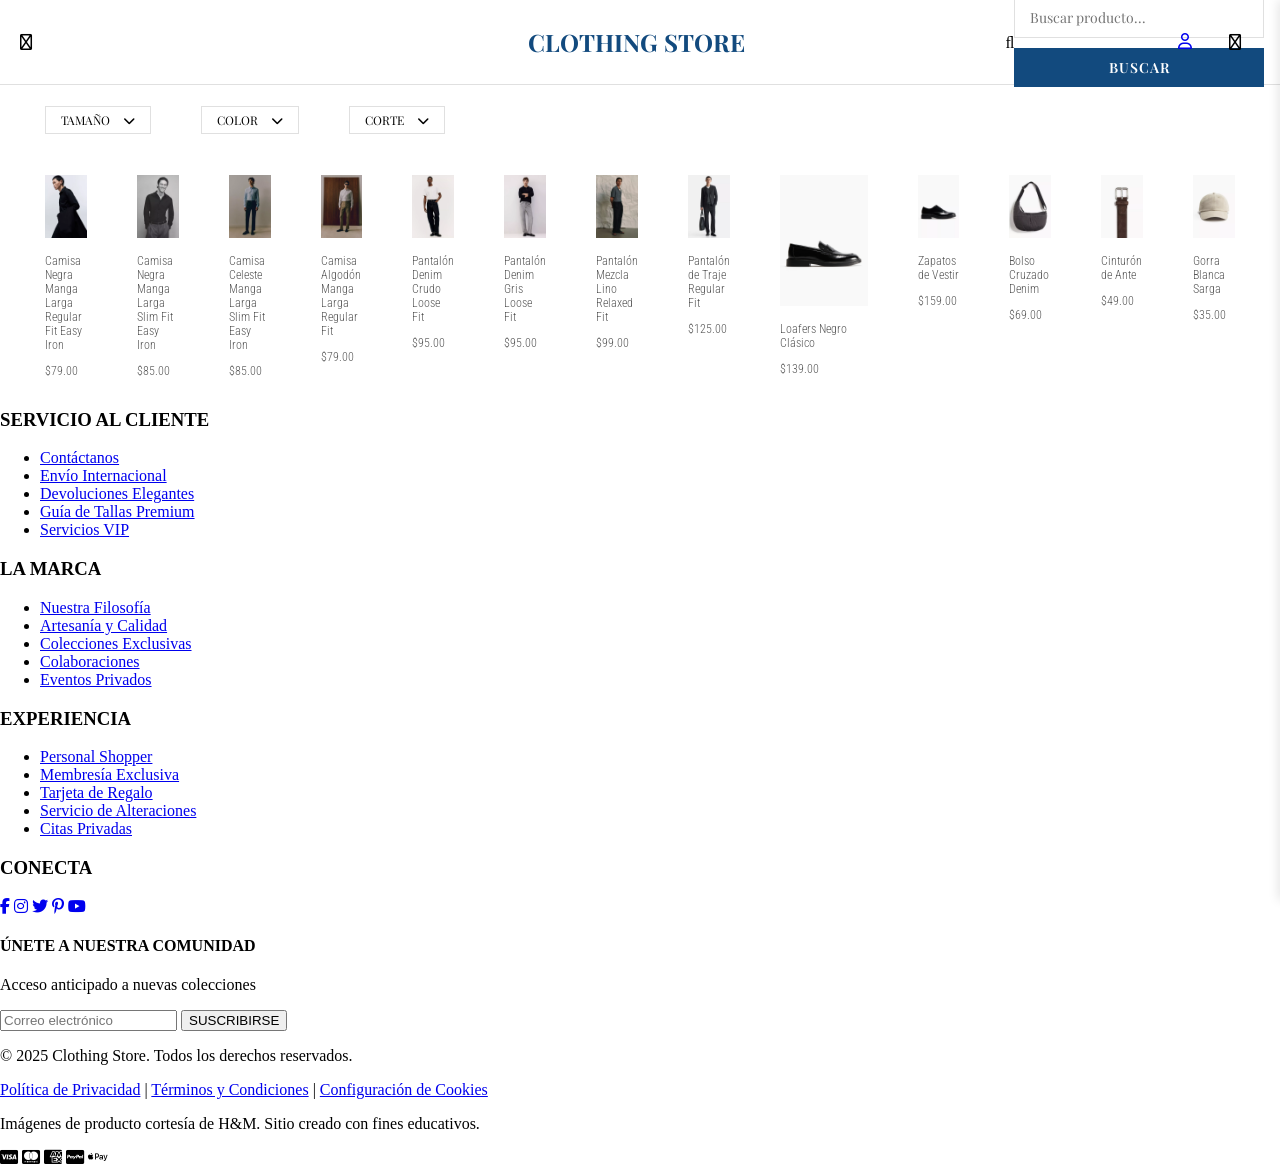
<file: static/index.html>
<!DOCTYPE html>
<html lang="es">
<head>
    <meta charset="UTF-8">
    <meta name="viewport" content="width=device-width, initial-scale=1.0">
    <link rel="preconnect" href="https://fonts.googleapis.com">
    <link rel="preconnect" href="https://fonts.gstatic.com" crossorigin>
    <link href="https://fonts.googleapis.com/css2?family=Playfair+Display:wght@100;200;300;400;500;600;700;800;900&family=Roboto+Condensed:wght@100;200;300;400;500;600;700;800;900&display=swap" rel="stylesheet">
    <link rel="stylesheet" href="../styles.css">
    <link rel="stylesheet" href="https://cdnjs.cloudflare.com/ajax/libs/font-awesome/6.5.1/css/all.min.css">
    <title>Clothing Store - Versión Estática Demo</title>
</head>
<body class="general">
    <div class="header">
        <div class="filter-bar">
            <i class="far fa-bars"></i>
        </div>
        <div class="logo">
            <h1>CLOTHING STORE</h1>
        </div>
        <div class="button-container">
            <div id="search" class="search-container">
                <i class="far fa-search"></i>
                <div class="search-form">
                    <div style="display: flex; flex-direction: column; gap: 10px;">
                        <input type="text" placeholder="Buscar producto..." 
                               style="padding: 10px 15px; border: 1px solid var(--color-acento); border-radius: 0; width: 250px; font-family: var(--fuente-texto); font-size: 14px; color: var(--color-primario); outline: none; box-sizing: border-box;">
                        <button type="button" style="padding: 10px 20px; background-color: var(--color-primario); color: white; border: none; border-radius: 0; cursor: pointer; font-family: var(--fuente-texto); font-size: 14px; font-weight: 600; letter-spacing: 1px; transition: background-color 0.3s; width: 100%; box-sizing: border-box;">
                            BUSCAR
                        </button>
                    </div>
                </div>
            </div>
            <div id="user-info">
                <a href="login.html"><i class="far fa-user"></i></a>
            </div>
            <div id="shopping-bag">
                <i class="far fa-shopping-bag"></i>
            </div>
        </div>
    </div>
    
    <!-- Sidebar de categorías -->
    <aside id="sidebar" class="sidebar">
        <div class="sidebar-header" style="margin-top: 70px;">
            <h2>CATEGORÍAS</h2>
            <i class="fas fa-times close-btn" onclick="toggleSidebar()"></i>
        </div>
        <ul class="sidebar-menu">
            <li><a href="#" class="active-category">Ver Todo</a></li>
            <li><a href="#camisas">Camisas</a></li>
            <li><a href="#pantalones">Pantalones</a></li>
            <li><a href="#calzado">Calzado</a></li>
            <li><a href="#accesorios">Accesorios</a></li>
        </ul>
    </aside>

    <!-- Overlay -->
    <div id="overlay" class="overlay" onclick="toggleSidebar()"></div>

    <!-- Cart Sidebar -->
    <div id="cart-sidebar" class="cart-sidebar" style="position: fixed; top: 0; right: -450px; left: auto !important; width: 450px; height: 100vh; background-color: white; box-shadow: -2px 0 10px rgba(0,0,0,0.1); transition: right 0.3s ease; z-index: 1001; display: flex; flex-direction: column;">
        <div class="sidebar-header" style="margin-top: 70px;">
            <h2>MI BOLSA</h2>
            <i class="fas fa-times close-btn" onclick="toggleCart()"></i>
        </div>
        
        <div id="cart-items" class="cart-items" style="flex: 1; overflow-y: auto; padding: 20px;">
            <!-- Los productos se agregarán aquí dinámicamente -->
        </div>
        
        <div class="cart-footer" style="border-top: 2px solid #e0e0e0; padding: 20px; background-color: #f9f9f9;">
            <div class="cart-total" style="display: flex; justify-content: space-between; align-items: center; margin-bottom: 15px; font-family: 'Playfair Display', serif; font-size: 20px; font-weight: 700;">
                <span>Total:</span>
                <span id="cart-total-amount">$0.00</span>
            </div>
            <div class="cart-checkout-btn" onclick="proceedToCheckout()" style="width: 100%; padding: 15px 20px; cursor: pointer; font-family: 'Playfair Display', serif; font-size: 16px; font-weight: 600; transition: background-color 0.3s; margin-bottom: 10px; text-align: center; background-color: #124a7e; color: white; border: none; box-sizing: border-box;">
                Proceder al Pago
            </div>
            <div class="cart-clear-btn" onclick="clearCart()" style="width: 100%; padding: 15px 20px; cursor: pointer; font-family: 'Playfair Display', serif; font-size: 16px; font-weight: 600; transition: background-color 0.3s; margin-bottom: 10px; text-align: center; background-color: white; color: #575757; border: 1px solid #e0e0e0; box-sizing: border-box;">
                Vaciar Bolsa
            </div>
        </div>
    </div>

    <!-- Overlay para el carrito -->
    <div id="cart-overlay" class="overlay" onclick="toggleCart()"></div>

    <!-- Barra de categorías y filtros -->
    <nav class="category-nav-bar">
        <ul class="cajas-filtro-lista">
            <li>
                <div onclick="toggleDropdown('talla-dropdown')">
                    TAMAÑO <i class="fas fa-chevron-down"></i>
                </div>
                <div id="talla-dropdown" class="filter-dropdown" style="display: none;">
                    <label><input type="radio" name="talla" value="" checked> Todas</label>
                    <label><input type="radio" name="talla" value="XS"> XS</label>
                    <label><input type="radio" name="talla" value="S"> S</label>
                    <label><input type="radio" name="talla" value="M"> M</label>
                    <label><input type="radio" name="talla" value="L"> L</label>
                    <label><input type="radio" name="talla" value="XL"> XL</label>
                </div>
            </li>
            <li>
                <div onclick="toggleDropdown('color-dropdown')">
                    COLOR <i class="fas fa-chevron-down"></i>
                </div>
                <div id="color-dropdown" class="filter-dropdown" style="display: none;">
                    <label><input type="radio" name="color" value="" checked> Todos</label>
                    <label><input type="radio" name="color" value="Negro"> Negro</label>
                    <label><input type="radio" name="color" value="Celeste"> Celeste</label>
                    <label><input type="radio" name="color" value="Blanco"> Blanco</label>
                    <label><input type="radio" name="color" value="Gris"> Gris</label>
                    <label><input type="radio" name="color" value="Crudo"> Crudo</label>
                    <label><input type="radio" name="color" value="Marrón"> Marrón</label>
                </div>
            </li>
            <li>
                <div onclick="toggleDropdown('corte-dropdown')">
                    CORTE <i class="fas fa-chevron-down"></i>
                </div>
                <div id="corte-dropdown" class="filter-dropdown" style="display: none;">
                    <label><input type="radio" name="corte" value="" checked> Todos</label>
                    <label><input type="radio" name="corte" value="Regular Fit"> Regular Fit</label>
                    <label><input type="radio" name="corte" value="Slim Fit"> Slim Fit</label>
                    <label><input type="radio" name="corte" value="Loose Fit"> Loose Fit</label>
                    <label><input type="radio" name="corte" value="Relaxed Fit"> Relaxed Fit</label>
                </div>
            </li>
        </ul>
    </nav>

    <!-- Catálogo de productos -->
    <section class="product-section">
        <div class="tarjeta-producto" style="animation-delay: 0.1s">
            <a href="product.html" style="text-decoration: none; color: inherit;">
                <div class="product-image-container">
                    <img class="product-image" src="../img/camisa-negra-regular-easy.webp" alt="Camisa Negra Regular Fit">
                </div>
                <div class="product-info">
                    <p class="product-name">Camisa Negra Manga Larga Regular Fit Easy Iron</p>
                    <p class="product-price">$79.00</p>
                </div>
            </a>
        </div>

        <div class="tarjeta-producto" style="animation-delay: 0.2s">
            <div class="product-image-container">
                <img class="product-image" src="../img/camisa-negra-slim-easy.webp" alt="Camisa Negra Slim Fit">
            </div>
            <div class="product-info">
                <p class="product-name">Camisa Negra Manga Larga Slim Fit Easy Iron</p>
                <p class="product-price">$85.00</p>
            </div>
        </div>

        <div class="tarjeta-producto" style="animation-delay: 0.3s">
            <div class="product-image-container">
                <img class="product-image" src="../img/camisa-celeste-slim-easy.webp" alt="Camisa Celeste">
            </div>
            <div class="product-info">
                <p class="product-name">Camisa Celeste Manga Larga Slim Fit Easy Iron</p>
                <p class="product-price">$85.00</p>
            </div>
        </div>

        <div class="tarjeta-producto" style="animation-delay: 0.4s">
            <div class="product-image-container">
                <img class="product-image" src="../img/camisa-slim-algodon.webp" alt="Camisa Algodón">
            </div>
            <div class="product-info">
                <p class="product-name">Camisa Algodón Manga Larga Regular Fit</p>
                <p class="product-price">$79.00</p>
            </div>
        </div>

        <div class="tarjeta-producto" style="animation-delay: 0.5s">
            <div class="product-image-container">
                <img class="product-image" src="../img/pantalon-denim-crudo-loose-fit.webp" alt="Pantalón Denim Crudo">
            </div>
            <div class="product-info">
                <p class="product-name">Pantalón Denim Crudo Loose Fit</p>
                <p class="product-price">$95.00</p>
            </div>
        </div>

        <div class="tarjeta-producto" style="animation-delay: 0.6s">
            <div class="product-image-container">
                <img class="product-image" src="../img/pantalon-denim-gris-loose-fit.webp" alt="Pantalón Denim Gris">
            </div>
            <div class="product-info">
                <p class="product-name">Pantalón Denim Gris Loose Fit</p>
                <p class="product-price">$95.00</p>
            </div>
        </div>

        <div class="tarjeta-producto" style="animation-delay: 0.7s">
            <div class="product-image-container">
                <img class="product-image" src="../img/pantalon-negro-mezcla-lino-relaxed-fit.webp" alt="Pantalón Lino">
            </div>
            <div class="product-info">
                <p class="product-name">Pantalón Mezcla Lino Relaxed Fit</p>
                <p class="product-price">$99.00</p>
            </div>
        </div>

        <div class="tarjeta-producto" style="animation-delay: 0.8s">
            <div class="product-image-container">
                <img class="product-image" src="../img/pantalon-traje-regular-fit.webp" alt="Pantalón Traje">
            </div>
            <div class="product-info">
                <p class="product-name">Pantalón de Traje Regular Fit</p>
                <p class="product-price">$125.00</p>
            </div>
        </div>

        <div class="tarjeta-producto" style="animation-delay: 0.9s">
            <div class="product-image-container">
                <img class="product-image" src="../img/loafers-negro.webp" alt="Loafers Negro">
            </div>
            <div class="product-info">
                <p class="product-name">Loafers Negro Clásico</p>
                <p class="product-price">$139.00</p>
            </div>
        </div>

        <div class="tarjeta-producto" style="animation-delay: 1.0s">
            <div class="product-image-container">
                <img class="product-image" src="../img/zapatos-vestir.webp" alt="Zapatos Vestir">
            </div>
            <div class="product-info">
                <p class="product-name">Zapatos de Vestir</p>
                <p class="product-price">$159.00</p>
            </div>
        </div>

        <div class="tarjeta-producto" style="animation-delay: 1.1s">
            <div class="product-image-container">
                <img class="product-image" src="../img/bolso-cruzado-denim-gris.webp" alt="Bolso Denim">
            </div>
            <div class="product-info">
                <p class="product-name">Bolso Cruzado Denim</p>
                <p class="product-price">$69.00</p>
            </div>
        </div>

        <div class="tarjeta-producto" style="animation-delay: 1.2s">
            <div class="product-image-container">
                <img class="product-image" src="../img/cinturon-ante.webp" alt="Cinturón Ante">
            </div>
            <div class="product-info">
                <p class="product-name">Cinturón de Ante</p>
                <p class="product-price">$49.00</p>
            </div>
        </div>

        <div class="tarjeta-producto" style="animation-delay: 1.3s">
            <div class="product-image-container">
                <img class="product-image" src="../img/gorra-blanca-sarga.webp" alt="Gorra Blanca">
            </div>
            <div class="product-info">
                <p class="product-name">Gorra Blanca Sarga</p>
                <p class="product-price">$35.00</p>
            </div>
        </div>
    </section>

    <!-- Footer -->
    <footer class="footer">
        <div class="footer-content">
            <div class="footer-section">
                <h3>SERVICIO AL CLIENTE</h3>
                <ul>
                    <li><a href="#">Contáctanos</a></li>
                    <li><a href="#">Envío Internacional</a></li>
                    <li><a href="#">Devoluciones Elegantes</a></li>
                    <li><a href="#">Guía de Tallas Premium</a></li>
                    <li><a href="#">Servicios VIP</a></li>
                </ul>
            </div>

            <div class="footer-section">
                <h3>LA MARCA</h3>
                <ul>
                    <li><a href="#">Nuestra Filosofía</a></li>
                    <li><a href="#">Artesanía y Calidad</a></li>
                    <li><a href="#">Colecciones Exclusivas</a></li>
                    <li><a href="#">Colaboraciones</a></li>
                    <li><a href="#">Eventos Privados</a></li>
                </ul>
            </div>

            <div class="footer-section">
                <h3>EXPERIENCIA</h3>
                <ul>
                    <li><a href="#">Personal Shopper</a></li>
                    <li><a href="#">Membresía Exclusiva</a></li>
                    <li><a href="#">Tarjeta de Regalo</a></li>
                    <li><a href="#">Servicio de Alteraciones</a></li>
                    <li><a href="#">Citas Privadas</a></li>
                </ul>
            </div>

            <div class="footer-section">
                <h3>CONECTA</h3>
                <div class="social-links">
                    <a href="#" aria-label="Facebook"><i class="fab fa-facebook-f"></i></a>
                    <a href="#" aria-label="Instagram"><i class="fab fa-instagram"></i></a>
                    <a href="#" aria-label="Twitter"><i class="fab fa-twitter"></i></a>
                    <a href="#" aria-label="Pinterest"><i class="fab fa-pinterest-p"></i></a>
                    <a href="#" aria-label="YouTube"><i class="fab fa-youtube"></i></a>
                </div>
                <div class="newsletter">
                    <h4>ÚNETE A NUESTRA COMUNIDAD</h4>
                    <p>Acceso anticipado a nuevas colecciones</p>
                    <div class="newsletter-form">
                        <input type="email" placeholder="Correo electrónico">
                        <button type="button">SUSCRIBIRSE</button>
                    </div>
                </div>
            </div>
        </div>

        <div class="footer-bottom">
            <div class="footer-legal">
                <p>&copy; 2025 Clothing Store. Todos los derechos reservados.</p>
                <div class="legal-links">
                    <a href="#">Política de Privacidad</a>
                    <span>|</span>
                    <a href="#">Términos y Condiciones</a>
                    <span>|</span>
                    <a href="#">Configuración de Cookies</a>
                </div>
                <p class="image-credits">Imágenes de producto cortesía de H&M. Sitio creado con fines educativos.</p>
            </div>
            <div class="payment-methods">
                <i class="fab fa-cc-visa"></i>
                <i class="fab fa-cc-mastercard"></i>
                <i class="fab fa-cc-amex"></i>
                <i class="fab fa-cc-paypal"></i>
                <i class="fab fa-apple-pay"></i>
            </div>
        </div>
    </footer>

    <script src="script.js"></script>
</body>
</html>
</file>
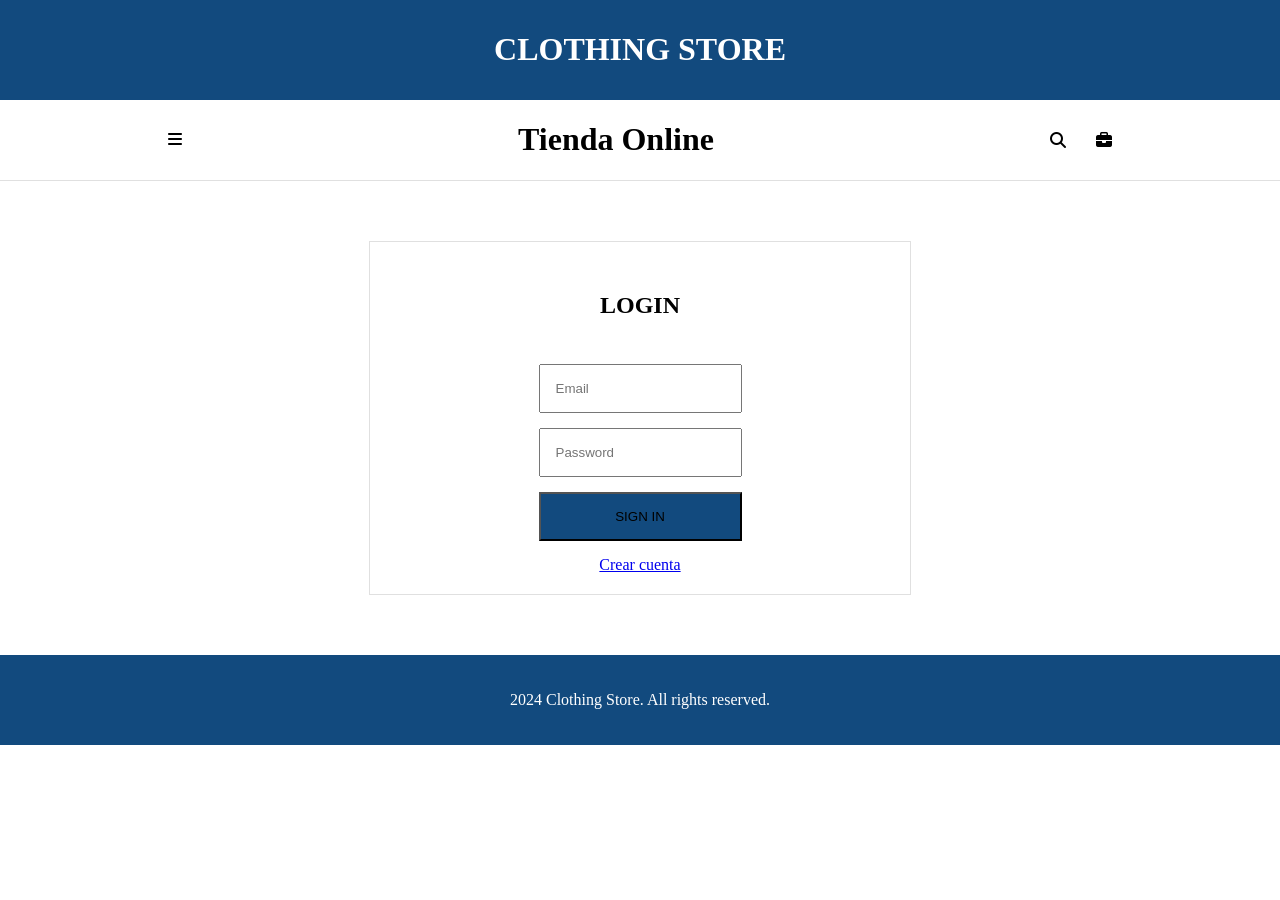
<file: login.html>
<!DOCTYPE html>
<html lang="en">

<head>
    <meta charset="UTF-8">
    <meta name="viewport" content="width=device-width, initial-scale=1.0">
    <title>Login</title>
    <link rel="stylesheet" href="https://cdnjs.cloudflare.com/ajax/libs/font-awesome/6.5.1/css/all.min.css">
    <link rel="stylesheet" href="styles.css">
</head>

<body>

    <header>
        <div class="head1">
            <h1>CLOTHING STORE</h1>
        </div>
        <div class="head2">
            <div class="izq">
                <!--icono tres rayitos-->
                <i class="fas fa-bars"></i>
            </div>
            <h1>Tienda Online</h1>
            <div class="der">
                <!--icono lupa-->
                <i class="fas fa-search"></i>
                <!--icono maletin-->
                <i class="fas fa-briefcase"></i>
            </div>
        </div>
    </header>

    <main>
        <div class="container-login">
            <form action="index.html" method="get">
                <h2>LOGIN</h2>

                <input type="email" placeholder="Email" required>
                <input type="password" placeholder="Password" required>

                <button type="submit" class="button">SIGN IN</button>

                <div class="abajo">
                    <a href="register.html">Crear cuenta</a>
                </div>
            </form>

        </div>
    </main>

    <footer>
        <div class="container-foot">
            <p>2024 Clothing Store. All rights reserved.</p>
        </div>
    </footer>
</body>

</html>
</file>
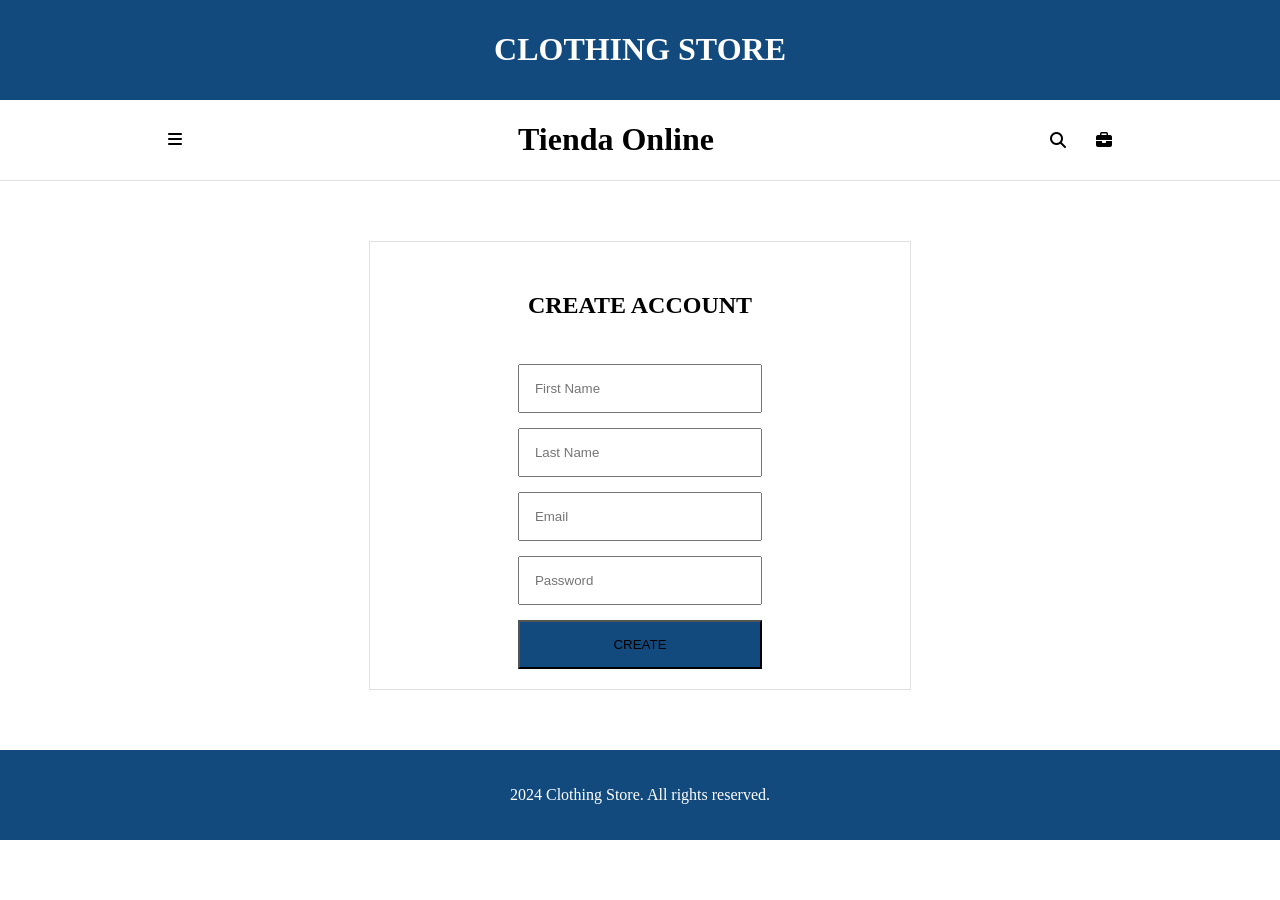
<file: register.html>
<!DOCTYPE html>
<html lang="en">

<head>
    <meta charset="UTF-8">
    <meta name="viewport" content="width=device-width, initial-scale=1.0">
    <title>Login</title>
    <link rel="stylesheet" href="https://cdnjs.cloudflare.com/ajax/libs/font-awesome/6.5.1/css/all.min.css">
    <link rel="stylesheet" href="styles.css">
</head>

<body>

    <header>
        <div class="head1">
            <h1>CLOTHING STORE</h1>
        </div>
        <div class="head2">
            <div class="izq">
                <!--icono tres rayitos-->
                <i class="fas fa-bars"></i>
            </div>
            <h1>Tienda Online</h1>
            <div class="der">
                <!--icono lupa-->
                <i class="fas fa-search"></i>
                <!--icono maletin-->
                <i class="fas fa-briefcase"></i>
            </div>
        </div>
    </header>

    <main>
        <div class="container-login">
            <form action="login.html" method="get">
                <h2>CREATE ACCOUNT</h2>

                <input type="text" placeholder="First Name" required>
                <input type="text" placeholder="Last Name" required>
                <input type="email" placeholder="Email" required>
                <input type="password" placeholder="Password" required>

                <button type="submit" class="button">CREATE</button>
            </form>

        </div>
    </main>

    <footer>
        <div class="container-foot">
            <p>2024 Clothing Store. All rights reserved.</p>
        </div>
    </footer>
</body>

</html>
</file>
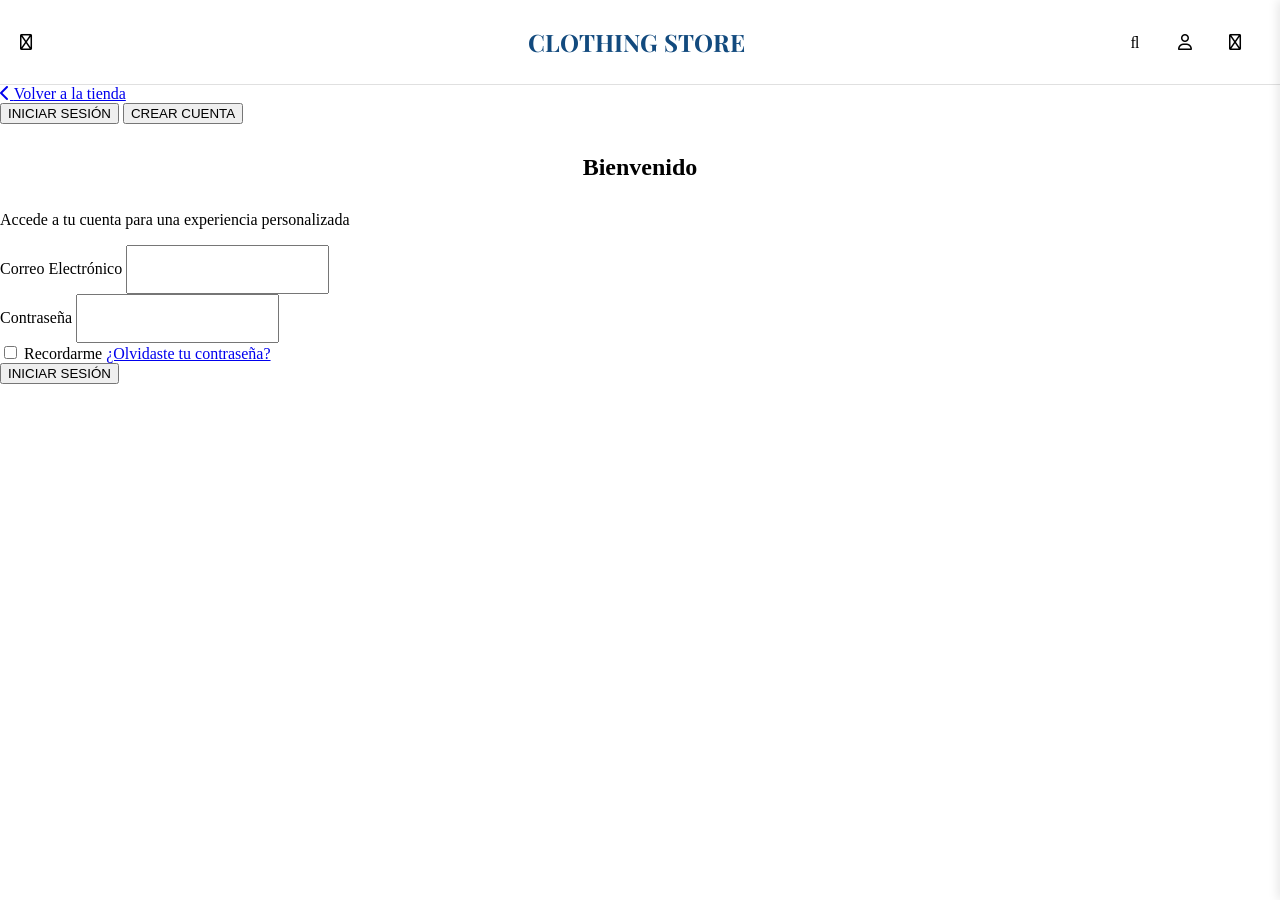
<file: static/login.html>
<!DOCTYPE html>
<html lang="es">
<head>
    <meta charset="UTF-8">
    <meta name="viewport" content="width=device-width, initial-scale=1.0">
    <link rel="preconnect" href="https://fonts.googleapis.com">
    <link rel="preconnect" href="https://fonts.gstatic.com" crossorigin>
    <link href="https://fonts.googleapis.com/css2?family=Playfair+Display:wght@100;200;300;400;500;600;700;800;900&family=Roboto+Condensed:wght@100;200;300;400;500;600;700;800;900&display=swap" rel="stylesheet">
    <link rel="stylesheet" href="../styles.css">
    <link rel="stylesheet" href="https://cdnjs.cloudflare.com/ajax/libs/font-awesome/6.5.1/css/all.min.css">
    <title>Acceso - Clothing Store</title>
</head>
<body class="general">
    <div class="header">
        <div class="filter-bar">
            <i class="far fa-bars"></i>
        </div>
        <div class="logo">
            <a href="index.html" style="text-decoration: none; color: inherit;">
                <h1>CLOTHING STORE</h1>
            </a>
        </div>
        <div class="button-container">
            <div id="search">
                <i class="far fa-search"></i>
            </div>
            <div id="user-info">
                <i class="far fa-user"></i>
            </div>
            <div id="shopping-bag">
                <i class="far fa-shopping-bag"></i>
            </div>
        </div>
    </div>
    
    <!-- Sidebar de categorías -->
    <aside id="sidebar" class="sidebar" style="margin-top: 70px;">
        <div class="sidebar-header">
            <button class="close-btn" onclick="toggleSidebar()">
                <i class="fas fa-times"></i>
            </button>
        </div>
        <ul class="sidebar-menu">
            <li><a href="index.html#camisas">CAMISAS</a></li>
            <li><a href="index.html#pantalones">PANTALONES</a></li>
            <li><a href="index.html#calzado">CALZADO</a></li>
            <li><a href="index.html#accesorios">ACCESORIOS</a></li>
        </ul>
    </aside>

    <!-- Overlay -->
    <div id="overlay" class="overlay" onclick="toggleSidebar()"></div>

    <!-- Cart Sidebar -->
    <div id="cart-sidebar" class="cart-sidebar" style="position: fixed; top: 0; right: -450px; left: auto !important; width: 450px; height: 100vh; background-color: white; box-shadow: -2px 0 10px rgba(0,0,0,0.1); transition: right 0.3s ease; z-index: 1001; display: flex; flex-direction: column;">
        <div class="sidebar-header" style="margin-top: 70px;">
            <h2>MI BOLSA</h2>
            <i class="fas fa-times close-btn" onclick="toggleCart()"></i>
        </div>
        
        <div id="cart-items" class="cart-items" style="flex: 1; overflow-y: auto; padding: 20px;">
            <!-- Los productos se agregarán aquí dinámicamente -->
        </div>
        
        <div class="cart-footer" style="border-top: 2px solid #e0e0e0; padding: 20px; background-color: #f9f9f9;">
            <div class="cart-total" style="display: flex; justify-content: space-between; align-items: center; margin-bottom: 15px; font-family: 'Playfair Display', serif; font-size: 20px; font-weight: 700;">
                <span>Total:</span>
                <span id="cart-total-amount">$0.00</span>
            </div>
            <div class="cart-checkout-btn" onclick="proceedToCheckout()" style="width: 100%; padding: 15px 20px; cursor: pointer; font-family: 'Playfair Display', serif; font-size: 16px; font-weight: 600; transition: background-color 0.3s; margin-bottom: 10px; text-align: center; background-color: #124a7e; color: white; border: none; box-sizing: border-box;">
                Proceder al Pago
            </div>
            <div class="cart-clear-btn" onclick="clearCart()" style="width: 100%; padding: 15px 20px; cursor: pointer; font-family: 'Playfair Display', serif; font-size: 16px; font-weight: 600; transition: background-color 0.3s; margin-bottom: 10px; text-align: center; background-color: white; color: #575757; border: 1px solid #e0e0e0; box-sizing: border-box;">
                Vaciar Bolsa
            </div>
        </div>
    </div>

    <!-- Overlay para el carrito -->
    <div id="cart-overlay" class="overlay" onclick="toggleCart()"></div>
    
    <a href="index.html" class="back-button">
        <i class="fas fa-chevron-left"></i>
        <span>Volver a la tienda</span>
    </a>

    <div class="login-container">
        <div class="auth-box">
            <div class="auth-tabs">
                <button class="auth-tab active" onclick="switchTab('login')">INICIAR SESIÓN</button>
                <button class="auth-tab" onclick="switchTab('register')">CREAR CUENTA</button>
            </div>
            
            <!-- Formulario de Login -->
            <form id="login-form" class="auth-form" style="display: block;" onsubmit="handleLogin(event)">
                <h2>Bienvenido</h2>
                <p class="auth-subtitle">Accede a tu cuenta para una experiencia personalizada</p>
                
                <div class="form-group">
                    <label for="login-email">Correo Electrónico</label>
                    <input type="email" id="login-email" name="email" required>
                </div>
                
                <div class="form-group">
                    <label for="login-password">Contraseña</label>
                    <input type="password" id="login-password" name="password" required>
                </div>
                
                <div class="form-options">
                    <label class="checkbox-label">
                        <input type="checkbox" name="remember">
                        <span>Recordarme</span>
                    </label>
                    <a href="#" class="forgot-link">¿Olvidaste tu contraseña?</a>
                </div>
                
                <button type="submit" class="btn-primary">INICIAR SESIÓN</button>
            </form>
            
            <!-- Formulario de Registro -->
            <form id="register-form" class="auth-form" style="display: none;" onsubmit="handleRegister(event)">
                <h2>Crear Cuenta</h2>
                <p class="auth-subtitle">Únete a nuestra comunidad exclusiva</p>
                
                <div class="form-group">
                    <label for="register-nombre">Nombre Completo</label>
                    <input type="text" id="register-nombre" name="nombre" required>
                </div>
                
                <div class="form-group">
                    <label for="register-email">Correo Electrónico</label>
                    <input type="email" id="register-email" name="email" required>
                </div>
                
                <div class="form-group">
                    <label for="register-password">Contraseña</label>
                    <input type="password" id="register-password" name="password" required minlength="6">
                </div>
                
                <div class="form-group">
                    <label for="register-password-confirm">Confirmar Contraseña</label>
                    <input type="password" id="register-password-confirm" name="password_confirm" required minlength="6">
                </div>
                
                <label class="checkbox-label">
                    <input type="checkbox" required>
                    <span>Acepto los <a href="#">términos y condiciones</a></span>
                </label>
                
                <button type="submit" class="btn-primary">CREAR CUENTA</button>
            </form>
        </div>
    </div>
    
    <script src="script.js"></script>
    <script>
        function switchTab(tab) {
            const loginForm = document.getElementById('login-form');
            const registerForm = document.getElementById('register-form');
            const tabs = document.querySelectorAll('.auth-tab');
            
            tabs.forEach(t => t.classList.remove('active'));
            
            if (tab === 'login') {
                loginForm.style.display = 'block';
                registerForm.style.display = 'none';
                tabs[0].classList.add('active');
            } else {
                loginForm.style.display = 'none';
                registerForm.style.display = 'block';
                tabs[1].classList.add('active');
            }
        }

        function handleLogin(event) {
            event.preventDefault();
            const email = document.getElementById('login-email').value;
            const password = document.getElementById('login-password').value;
            
            // Simulación de login exitoso
            alert('Función de login en desarrollo\n\nEn la versión con backend, aquí se validarían las credenciales contra la base de datos.');
            // window.location.href = 'index.html';
        }

        function handleRegister(event) {
            event.preventDefault();
            const nombre = document.getElementById('register-nombre').value;
            const email = document.getElementById('register-email').value;
            const password = document.getElementById('register-password').value;
            const passwordConfirm = document.getElementById('register-password-confirm').value;
            
            if (password !== passwordConfirm) {
                alert('Las contraseñas no coinciden');
                return;
            }
            
            if (password.length < 6) {
                alert('La contraseña debe tener al menos 6 caracteres');
                return;
            }
            
            // Simulación de registro exitoso
            alert('Cuenta creada exitosamente\n\nEn la versión con backend, aquí se crearía el usuario en la base de datos.');
            switchTab('login');
        }
    </script>
</body>
</html>
</file>
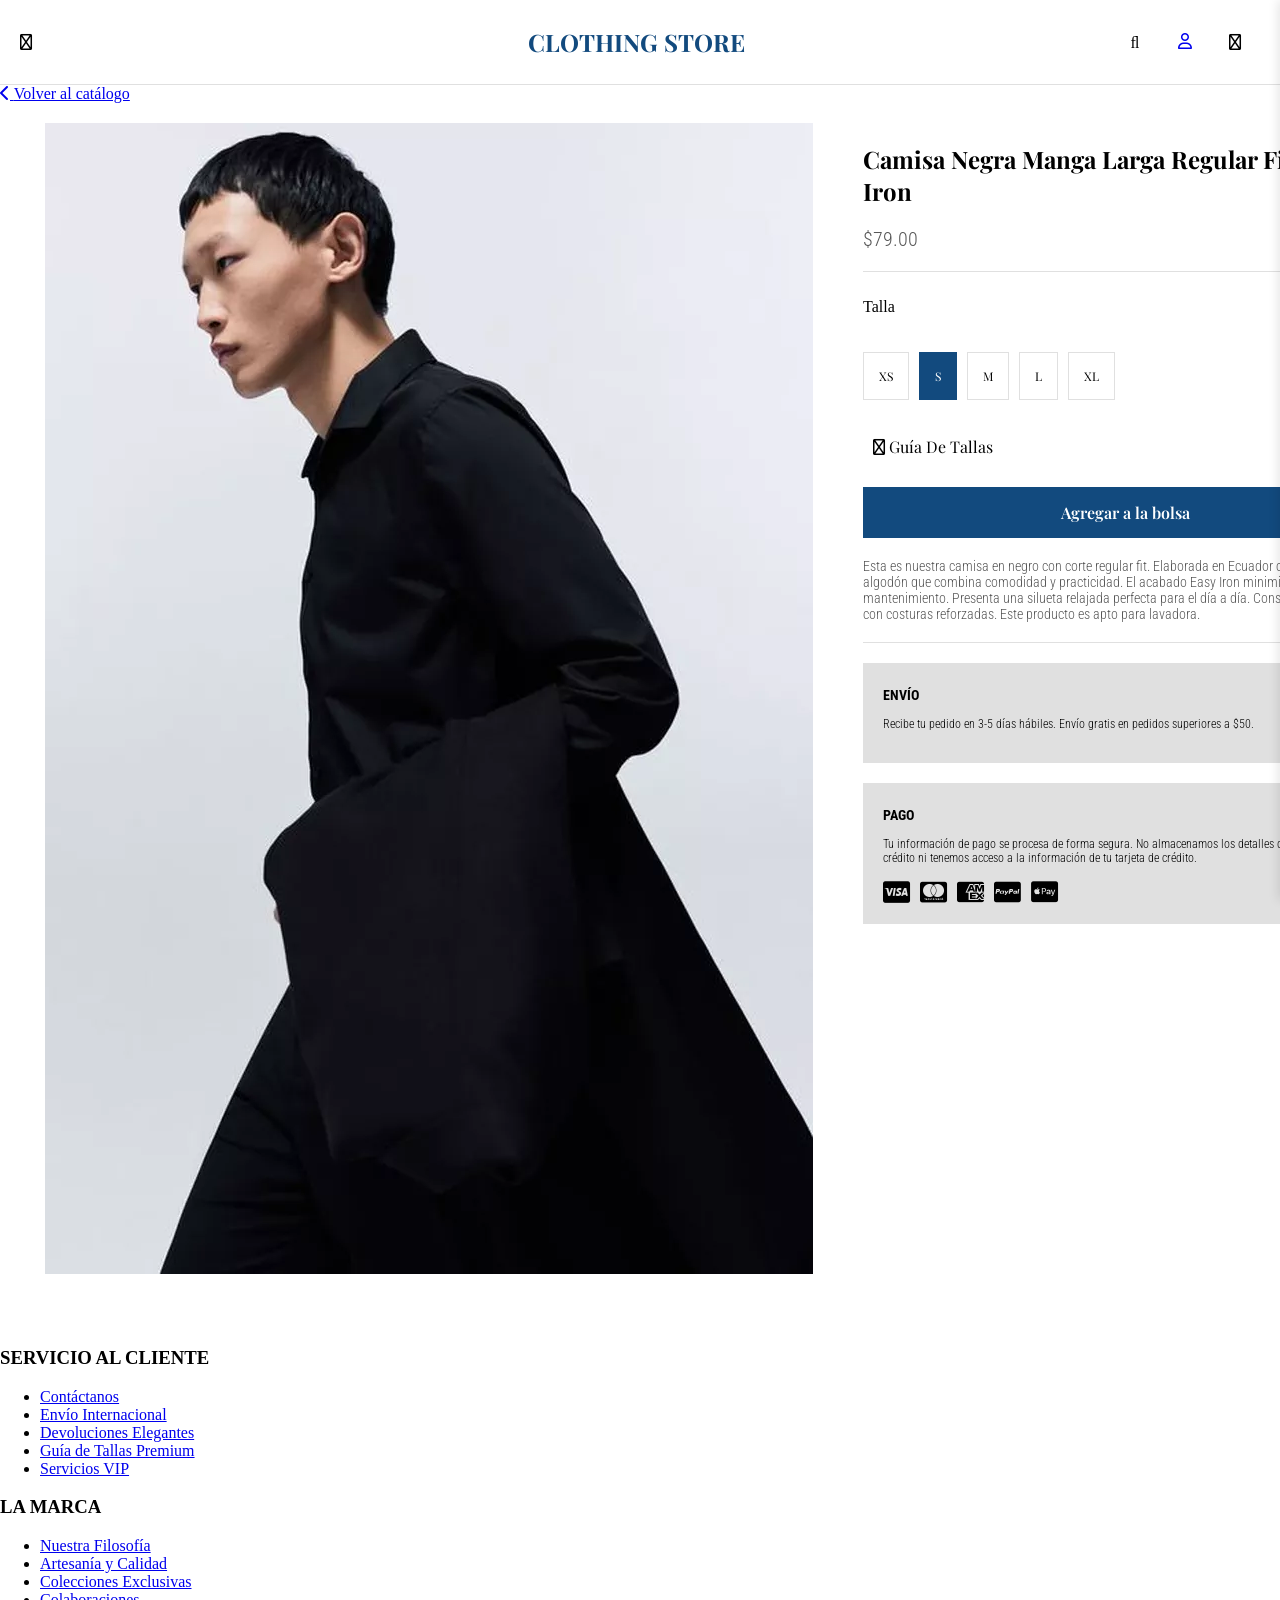
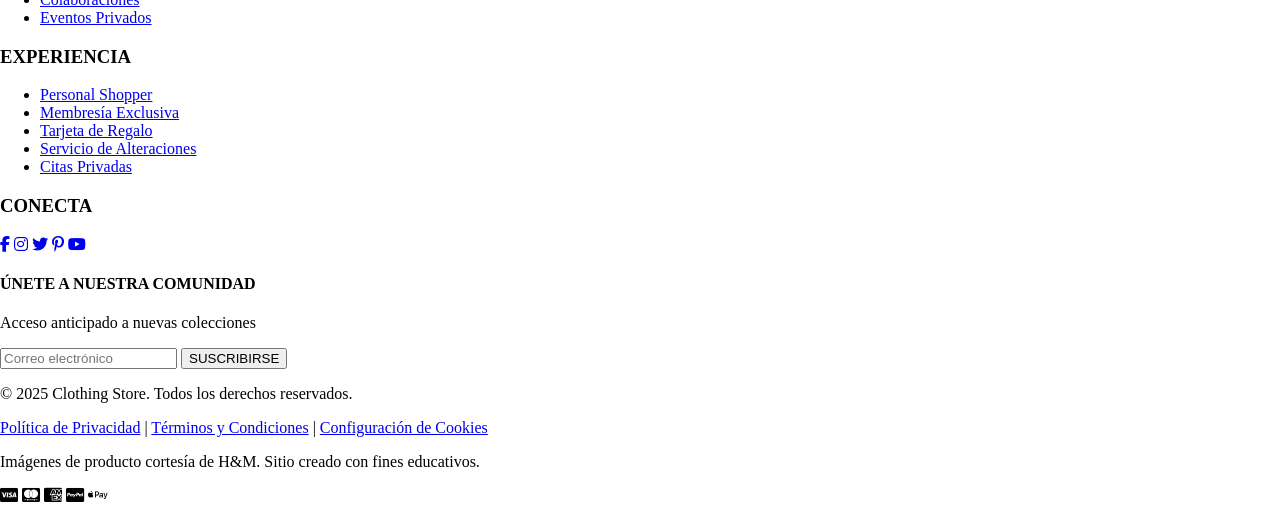
<file: static/product.html>
<!DOCTYPE html>
<html lang="es">
<head>
    <meta charset="UTF-8">
    <meta name="viewport" content="width=device-width, initial-scale=1.0">
    <link rel="preconnect" href="https://fonts.googleapis.com">
    <link rel="preconnect" href="https://fonts.gstatic.com" crossorigin>
    <link href="https://fonts.googleapis.com/css2?family=Playfair+Display:wght@100;200;300;400;500;600;700;800;900&family=Roboto+Condensed:wght@100;200;300;400;500;600;700;800;900&display=swap" rel="stylesheet">
    <link rel="stylesheet" href="../styles.css">
    <link rel="stylesheet" href="https://cdnjs.cloudflare.com/ajax/libs/font-awesome/6.5.1/css/all.min.css">
    <title>Producto - Clothing Store</title>
</head>
<body class="general">
    <div class="header">
        <div class="filter-bar">
            <i class="far fa-bars"></i>
        </div>
        <div class="logo">
            <a href="index.html" style="text-decoration: none; color: inherit;">
                <h1>CLOTHING STORE</h1>
            </a>
        </div>
        <div class="button-container">
            <div id="search" class="search-container">
                <i class="far fa-search"></i>
            </div>
            <div id="user-info">
                <a href="login.html"><i class="far fa-user"></i></a>
            </div>
            <div id="shopping-bag">
                <i class="far fa-shopping-bag"></i>
            </div>
        </div>
    </div>

    <!-- Sidebar de categorías -->
    <aside id="sidebar" class="sidebar" style="margin-top: 70px;">
        <div class="sidebar-header">
            <button class="close-btn" onclick="toggleSidebar()">
                <i class="fas fa-times"></i>
            </button>
        </div>
        <ul class="sidebar-menu">
            <li><a href="index.html#camisas">CAMISAS</a></li>
            <li><a href="index.html#pantalones">PANTALONES</a></li>
            <li><a href="index.html#calzado">CALZADO</a></li>
            <li><a href="index.html#accesorios">ACCESORIOS</a></li>
        </ul>
    </aside>

    <!-- Sidebar del carrito -->
    <div id="cart-sidebar" class="cart-sidebar" style="position: fixed; right: -450px; top: 0; width: 450px; height: 100%; background: white; z-index: 1002; transition: right 0.3s ease; overflow-y: auto; box-shadow: -2px 0 10px rgba(0,0,0,0.1);">
        <div style="padding: 30px; border-bottom: 1px solid #e0e0e0; display: flex; justify-content: space-between; align-items: center;">
            <h2 style="font-family: 'Roboto Condensed', sans-serif; font-size: 18px; font-weight: 700; margin: 0;">BOLSA DE COMPRAS</h2>
            <button class="close-btn" onclick="toggleCart()" style="background: none; border: none; font-size: 24px; cursor: pointer; color: #333;">
                <i class="fas fa-times"></i>
            </button>
        </div>
        
        <div id="cart-items" style="padding: 20px; min-height: calc(100% - 250px);">
            <p style="text-align: center; color: #999; padding: 40px 20px;">Tu bolsa está vacía</p>
        </div>
        
        <div class="cart-footer" style="padding: 20px 30px; border-top: 1px solid #e0e0e0; background: #f9f9f9; position: absolute; bottom: 0; width: 100%; box-sizing: border-box;">
            <div style="display: flex; justify-content: space-between; margin-bottom: 20px; font-family: 'Roboto Condensed', sans-serif;">
                <span style="font-size: 16px; font-weight: 700;">SUBTOTAL:</span>
                <span id="cart-total-amount" style="font-size: 16px; font-weight: 700; color: #124a7e;">$0.00</span>
            </div>
            <button onclick="proceedToCheckout()" style="width: 100%; padding: 15px; background: #124a7e; color: white; border: none; cursor: pointer; font-family: 'Roboto Condensed', sans-serif; font-size: 14px; font-weight: 700; letter-spacing: 1px; margin-bottom: 10px; transition: background 0.3s;">FINALIZAR COMPRA</button>
            <button onclick="clearCart()" style="width: 100%; padding: 12px; background: white; color: #124a7e; border: 1px solid #124a7e; cursor: pointer; font-family: 'Roboto Condensed', sans-serif; font-size: 12px; font-weight: 600; letter-spacing: 1px; transition: all 0.3s;">VACIAR BOLSA</button>
            <p style="text-align: center; font-size: 11px; color: #666; margin-top: 15px;">Envío gratis en pedidos superiores a $50</p>
        </div>
    </div>

    <!-- Overlays -->
    <div id="overlay" class="overlay"></div>
    <div id="cart-overlay" class="overlay"></div>

    <a href="index.html" class="back-button">
        <i class="fas fa-chevron-left"></i>
        <span>Volver al catálogo</span>
    </a>

    <div class="product-detail-section">
        <div class="product-review-section">
            <img src="../img/camisa-negra-regular-easy.webp" alt="Camisa Negra Regular Fit Easy Iron">
        </div>
        <div class="detail-section">
            <div class="detalle-producto">
                <h2>Camisa Negra Manga Larga Regular Fit Easy Iron</h2>
                <p class="precio-detalle-producto">$79.00</p>
            </div>
            <div class="seleccion-talla-producto">
                <p>Talla</p>
                <ul class="cajas-talla-lista">
                    <li><div class="talla-item">XS</div></li>
                    <li><div class="talla-item talla-seleccionada">S</div></li>
                    <li><div class="talla-item">M</div></li>
                    <li><div class="talla-item">L</div></li>
                    <li><div class="talla-item">XL</div></li>
                </ul>
                <div class="guia-tallas">
                    <i class="far fa-ruler"></i> Guía De Tallas
                </div>
            </div>
            <div class="agregar-bolsa" onclick="addToCartFromProduct()">Agregar a la bolsa</div>
            <div class="descripcion">
                Esta es nuestra camisa en negro con corte regular fit. Elaborada en Ecuador con tejido de algodón que combina comodidad y practicidad. El acabado Easy Iron minimiza el mantenimiento. Presenta una silueta relajada perfecta para el día a día. Construcción clásica con costuras reforzadas. Este producto es apto para lavadora.
            </div>
            <div class="cajas-informacion">
                <h3>ENVÍO</h3>
                <p>Recibe tu pedido en 3-5 días hábiles. Envío gratis en pedidos superiores a $50.</p>
            </div>
            <div class="cajas-informacion">
                <h3>PAGO</h3>
                <p>Tu información de pago se procesa de forma segura. No almacenamos los detalles de la tarjeta de crédito ni tenemos acceso a la información de tu tarjeta de crédito.</p>
                <div class="payment-icons">
                    <i class="fab fa-cc-visa"></i>
                    <i class="fab fa-cc-mastercard"></i>
                    <i class="fab fa-cc-amex"></i>
                    <i class="fab fa-cc-paypal"></i>
                    <i class="fab fa-cc-apple-pay"></i>
                </div>
            </div>
        </div>
    </div>

    <footer class="footer">
        <div class="footer-content">
            <div class="footer-section">
                <h3>SERVICIO AL CLIENTE</h3>
                <ul>
                    <li><a href="#">Contáctanos</a></li>
                    <li><a href="#">Envío Internacional</a></li>
                    <li><a href="#">Devoluciones Elegantes</a></li>
                    <li><a href="#">Guía de Tallas Premium</a></li>
                    <li><a href="#">Servicios VIP</a></li>
                </ul>
            </div>

            <div class="footer-section">
                <h3>LA MARCA</h3>
                <ul>
                    <li><a href="#">Nuestra Filosofía</a></li>
                    <li><a href="#">Artesanía y Calidad</a></li>
                    <li><a href="#">Colecciones Exclusivas</a></li>
                    <li><a href="#">Colaboraciones</a></li>
                    <li><a href="#">Eventos Privados</a></li>
                </ul>
            </div>

            <div class="footer-section">
                <h3>EXPERIENCIA</h3>
                <ul>
                    <li><a href="#">Personal Shopper</a></li>
                    <li><a href="#">Membresía Exclusiva</a></li>
                    <li><a href="#">Tarjeta de Regalo</a></li>
                    <li><a href="#">Servicio de Alteraciones</a></li>
                    <li><a href="#">Citas Privadas</a></li>
                </ul>
            </div>

            <div class="footer-section">
                <h3>CONECTA</h3>
                <div class="social-links">
                    <a href="#" aria-label="Facebook"><i class="fab fa-facebook-f"></i></a>
                    <a href="#" aria-label="Instagram"><i class="fab fa-instagram"></i></a>
                    <a href="#" aria-label="Twitter"><i class="fab fa-twitter"></i></a>
                    <a href="#" aria-label="Pinterest"><i class="fab fa-pinterest-p"></i></a>
                    <a href="#" aria-label="YouTube"><i class="fab fa-youtube"></i></a>
                </div>
                <div class="newsletter">
                    <h4>ÚNETE A NUESTRA COMUNIDAD</h4>
                    <p>Acceso anticipado a nuevas colecciones</p>
                    <div class="newsletter-form">
                        <input type="email" placeholder="Correo electrónico">
                        <button type="button">SUSCRIBIRSE</button>
                    </div>
                </div>
            </div>
        </div>

        <div class="footer-bottom">
            <div class="footer-legal">
                <p>&copy; 2025 Clothing Store. Todos los derechos reservados.</p>
                <div class="legal-links">
                    <a href="#">Política de Privacidad</a>
                    <span>|</span>
                    <a href="#">Términos y Condiciones</a>
                    <span>|</span>
                    <a href="#">Configuración de Cookies</a>
                </div>
                <p class="image-credits">Imágenes de producto cortesía de H&M. Sitio creado con fines educativos.</p>
            </div>
            <div class="payment-methods">
                <i class="fab fa-cc-visa"></i>
                <i class="fab fa-cc-mastercard"></i>
                <i class="fab fa-cc-amex"></i>
                <i class="fab fa-cc-paypal"></i>
                <i class="fab fa-apple-pay"></i>
            </div>
        </div>
    </footer>

    <script src="script.js"></script>
</body>
</html>
</file>
<file: styles.css>
:root {
    --texto-inactivo: #999999;
    --color-primario: #124a7e;
    --color-acento: #e0e0e0;
    --color-precio: #575757;
    --color-fondo: #ffffff;
    --color-boton-animacion: #041A2F;
    --borde-inferior: 1px solid var(--color-acento);
    --borde-hover: 1px solid black;

    --fuente-tarjeta: 12px;
    --fuente-pequena: 14px;
    --fuente-mediana: 16px;
    --fuente-grande: 20px;
    --fuente-extra-grande: 24px;
    --fuente-texto: "Playfair Display", serif;
    --fuente-precio: "Roboto Condensed", sans-serif;

    --espacio: 50px;
    --espacio-pequeno: 10px;
    --padding-estandar: 20px 50px;
    --padding-caja: 5px 15px;
    --transition: 0.5s;
    --padding-icono: 0px 0px 0px 10px;

    /* Pesos de fuente */
    --thin: 100;
    --extra-light: 200;
    --light: 300;
    --regular: 400;
    --medium: 500;
    --semi-bold: 600;
    --bold: 700;
    --extra-bold: 800;
    --black: 900;
}

/*
* {
    border: 1px solid red;
}
*/

/* Utilidades generales */
.flex-center {
    display: flex;
    align-items: center;
    justify-content: center;
}

.flex-between {
    display: flex;
    align-items: center;
    justify-content: space-between;
}

.cursor-pointer {
    cursor: pointer;
}

.no-list {
    list-style: none;
}

/* Estilos de texto */
.texto-principal {
    font-family: var(--fuente-texto);
    font-size: var(--fuente-mediana);
    font-weight: var(--regular);
}

.texto-precio {
    font-family: var(--fuente-precio);
    color: var(--color-precio);
    font-weight: var(--light);
}

/* Cajas interactivas */
.caja-interactiva {
    border: 1px solid var(--color-acento);
    cursor: pointer;
    transition: var(--transition);
}

.caja-interactiva:hover {
    border: var(--borde-hover);
}

.general {
    margin: 0;
    padding: 0;
}


.header {
    display: flex;
    justify-content: space-between;
    align-items: center;
    padding: 10px 20px;
    border-bottom: var(--borde-inferior);
}

.filter-bar {
    display: flex;
    align-items: center;
    justify-content: center;
    cursor: pointer;
}

.logo {
    margin-left: 130px;
}

.logo h1 {
    font-size: var(--fuente-extra-grande);
    font-family: var(--fuente-texto);
    font-weight: var(--bold);
    cursor: pointer;
    color: var(--color-primario);
}

.button-container {
    display: flex;
    align-items: center;
}

.button-container>div {
    width: 50px;
    height: 50px;
    display: flex;
    align-items: center;
    justify-content: center;
    cursor: pointer;
}

.nav-bar {
    display: flex;
    align-items: center;
    width: 100%;
}

.nav-bar-list {
    display: flex;
    align-items: center;
    justify-content: space-between;
    width: 100%;
    padding: var(--padding-estandar);
    margin: 0;
}

.nav-bar-list li {
    list-style: none;
    font-size: var(--fuente-pequena);
    font-weight: var(--medium);
    font-family: var(--fuente-texto);
    color: var(--texto-inactivo);
    cursor: pointer;
}

.nav-bar-list li:hover {
    color: var(--color-primario);
    transition: var(--transition);
}

.category-nav-bar {
    padding: 5px;
}

.cajas-filtro-lista,
.cajas-talla-lista {
    display: flex;
    align-items: center;
    list-style: none;
}

.cajas-filtro-lista {
    gap: var(--espacio);
    padding: 0 50px 20px 40px;
}

.cajas-filtro-lista li,
.cajas-talla-lista li {
    list-style: none;
}

.cajas-filtro-lista li div {
    font-size: var(--fuente-tarjeta);
    font-family: var(--fuente-texto);
    font-weight: var(--thin);
    cursor: pointer;
    padding: var(--padding-caja);
    border: 1px solid var(--color-acento);
}

.cajas-filtro-lista li div:hover,
.cajas-talla-lista li div:hover {
    border: var(--borde-hover);
    transition: var(--transition);
}

.fa-chevron-down,
.fa-ruler {
    padding: var(--padding-icono);
}

.product-section {
    display: flex;
    gap: var(--espacio);
    padding: 0 45px;
}

.tarjeta-producto {
    width: auto;
}

.tarjeta-producto img {
    width: 100%;
    height: auto;
    object-fit: contain;
    cursor: pointer;
}

.info-producto {
    padding: 0 10px;
}

.tarjeta-producto p {
    font-family: var(--fuente-precio);
    font-size: var(--fuente-tarjeta);
    font-weight: var(--light);
    color: var(--color-precio);
}

.tarjeta-producto h3 {
    font-family: var(--fuente-texto);
    font-size: var(--fuente-tarjeta);
    font-weight: var(--regular);
}


/*Sidebar*/

.sidebar {
    position: fixed;
    top: 0;
    left: -300px;
    /* Oculto por defecto */

    width: 250px;
    height: 100%;
    background-color: var(--color-fondo);
    box-shadow: 2px 0 5px rgba(0, 0, 0, 0.1);
    padding: 20px;
    transition: left var(--transition) ease;
    z-index: 2000;
    /*Para sobreponer la barra*/
    overflow-y: auto;

}

.sidebar.active {
    left: 0;
    /* Visible */
}

.sidebar-header {
    display: flex;
    justify-content: space-between;
    align-items: center;
    padding: 20px;
    border-bottom: var(--borde-inferior);
}

.sidebar-header h2 {
    font-family: var(--fuente-texto);
    font-size: var(--fuente-grande);
    font-weight: var(--bold);
    margin: 0;
}

.close-btn {
    cursor: pointer;
    font-size: 24px;
}

.sidebar-menu {
    list-style: none;
    padding: 0;
    margin: 0;
}

.sidebar-menu li {
    border-bottom: var(--borde-inferior);
}

.sidebar-menu li a {
    display: block;
    padding: 20px;
    font-family: var(--fuente-precio);
    font-size: var(--fuente-mediana);
    font-weight: var(--light);
    color: black;
    text-decoration: none;
    transition: background-color 0.3s;
}

.sidebar-menu li a:hover {
    background-color: var(--color-acento);
    color: var(--color-primario);
}

.overlay {
    position: fixed;
    top: 0;
    left: 0;
    width: 100%;
    height: 100vh;
    background-color: rgba(0, 0, 0, 0.5);
    opacity: 0;
    visibility: hidden;
    transition: opacity var(--transition) ease, visibility var(--transition) ease;
    z-index: 1500;
}

.overlay.active {
    opacity: 1;
    visibility: visible;
}


/* Estilos para la sección productos */

.product-detail-section {
    display: flex;
    gap: var(--espacio);
    padding: 20px 45px 50px 45px;
}

.detail-section h2 {
    font-family: var(--fuente-texto);
    font-size: var(--fuente-extra-grande);
    font-weight: var(--bold);
}

.precio-detalle-producto {
    font-family: var(--fuente-precio);
    font-size: var(--fuente-grande);
    font-weight: var(--light);
    color: var(--color-precio);
}

.detalle-producto {
    width: 525px;
    border-bottom: var(--borde-inferior);
}

.seleccion-talla-producto {
    padding: 10px 0 30px 0;
}

.texto-producto-detalle,
.guia-tallas {
    font-family: var(--fuente-texto);
    font-size: var(--fuente-mediana);
    font-weight: var(--regular);
}

.guia-tallas {
    cursor: pointer;
}

.cajas-talla-lista {
    gap: var(--espacio-pequeno);
    padding: 20px 0;
}

.cajas-talla-lista li div {
    font-size: var(--fuente-tarjeta);
    font-family: var(--fuente-texto);
    font-weight: var(--thin);
    cursor: pointer;
    padding: 15px;
    border: 1px solid var(--color-acento);
}

.agregar-bolsa {
    background-color: var(--color-primario);
    color: white;
    font-family: var(--fuente-texto);
    font-weight: var(--semi-bold);
    font-size: var(--fuente-mediana);
    padding: 15px 50px;
    border: none;
    cursor: pointer;
    transition: background-color var(--transition);
    text-align: center;
}

.agregar-bolsa:hover {
    background-color: var(--color-boton-animacion);
}

.descripcion {
    font-family: var(--fuente-precio);
    color: var(--color-precio);
    font-size: var(--fuente-pequena);
    font-weight: var(--light);
    padding: 20px 0;
    border-bottom: var(--borde-inferior);
    margin-bottom: 20px;
}

.cajas-informacion {
    padding: 10px 20px 20px 20px;
    background-color: var(--color-acento);
    font-family: var(--fuente-precio);
    font-size: var(--fuente-tarjeta);
    font-weight: var(--light);
    margin-bottom: 20px;
}

.payment-icons {
    display: flex;
    gap: 10px;
    margin-top: 15px;
}

.payment-icons i {
    font-size: 24px;
}

/* Estilos para filtros dropdown */
.filter-dropdown {
    position: absolute;
    background-color: white;
    border: 1px solid var(--color-acento);
    padding: 15px;
    margin-top: 10px;
    z-index: 1000;
    box-shadow: 0 2px 10px rgba(0, 0, 0, 0.1);
    min-width: 150px;
}

.filter-dropdown label {
    display: block;
    padding: 8px 0;
    cursor: pointer;
    font-family: var(--fuente-texto);
    font-size: var(--fuente-pequena);
}

.filter-dropdown label:hover {
    background-color: var(--color-acento);
}

.filter-dropdown input[type="radio"] {
    margin-right: 10px;
    cursor: pointer;
}

.cajas-filtro-lista li {
    position: relative;
}

/* Estilos para selección de talla en producto */
.talla-item {
    cursor: pointer;
    transition: all var(--transition);
}

.talla-seleccionada {
    background-color: var(--color-primario) !important;
    color: white !important;
    border-color: var(--color-primario) !important;
}

.agregar-bolsa {
    cursor: pointer;
    user-select: none;
}

/* Sidebar */
.sidebar {
    position: fixed;
    top: 70px;
    left: -400px;
    width: 300px;
    height: calc(100vh - 70px);
    background-color: white;
    box-shadow: 2px 0 10px rgba(0, 0, 0, 0.1);
    transition: left 0.3s ease;
    z-index: 1000;
    overflow-y: auto;
}

.sidebar.active {
    left: 0;
}

.sidebar-header {
    display: flex;
    justify-content: space-between;
    align-items: center;
    padding: 20px;
    border-bottom: 1px solid var(--color-acento);
}

.sidebar-header h2 {
    font-family: var(--fuente-texto);
    font-size: var(--fuente-grande);
    font-weight: var(--bold);
    margin: 0;
}

.close-btn {
    cursor: pointer;
    font-size: 24px;
}

.sidebar-menu {
    list-style: none;
    padding: 0;
    margin: 0;
}

.sidebar-menu li {
    border-bottom: 1px solid var(--color-acento);
}

.sidebar-menu li a {
    display: block;
    padding: 20px;
    font-family: var(--fuente-texto);
    font-size: var(--fuente-mediana);
    color: black;
    text-decoration: none;
    transition: background-color 0.3s;
}

.sidebar-menu li a:hover {
    background-color: var(--color-acento);
    color: var(--color-primario);
}

/* Overlay */
.overlay {
    position: fixed;
    top: 70px;
    left: 0;
    width: 100%;
    height: calc(100vh - 70px);
    background-color: rgba(0, 0, 0, 0.5);
    opacity: 0;
    visibility: hidden;
    transition: opacity 0.3s ease, visibility 0.3s ease;
    z-index: 500;
}

.overlay.active {
    opacity: 1;
    visibility: visible;
}

/*login*/
body {
    margin: 0;
    padding: 0;
}

.head1 {
    background: var(--color-primario);
    padding: 10px;
    margin: 0px;
}

.head1 h1 {
    color: white;
    text-align: center;
}

.head2 {
    display: flex;
    justify-content: space-around;
    align-items: center;
    border-bottom: var(--borde-inferior);
}

.der {
    display: flex;
    gap: 30px;
}

.container-login {
    border: var(--borde-inferior);
    width: 500px;
    margin: 60px auto;
    display: flex;
    justify-content: center;
    padding: 20px;
}

form h2 {
    text-align: center;
    padding: 10px;
}

form {
    display: flex;
    flex-direction: column;
    gap: 15px;
}

form input {
    padding: 15px;
}

.button {
    background: var(--color-primario);
    padding: 15px;
    text-align: center;

}

.button a {
    color: white;
    text-decoration: none;
}

.abajo {
    color: var(--color-primario);
    text-align: center;
}

.container-foot {
    background: var(--color-primario);
    padding: 10px;
}

.container-foot p {
    color: white;
    text-align: center;
    padding: 10px;
}
</file>
